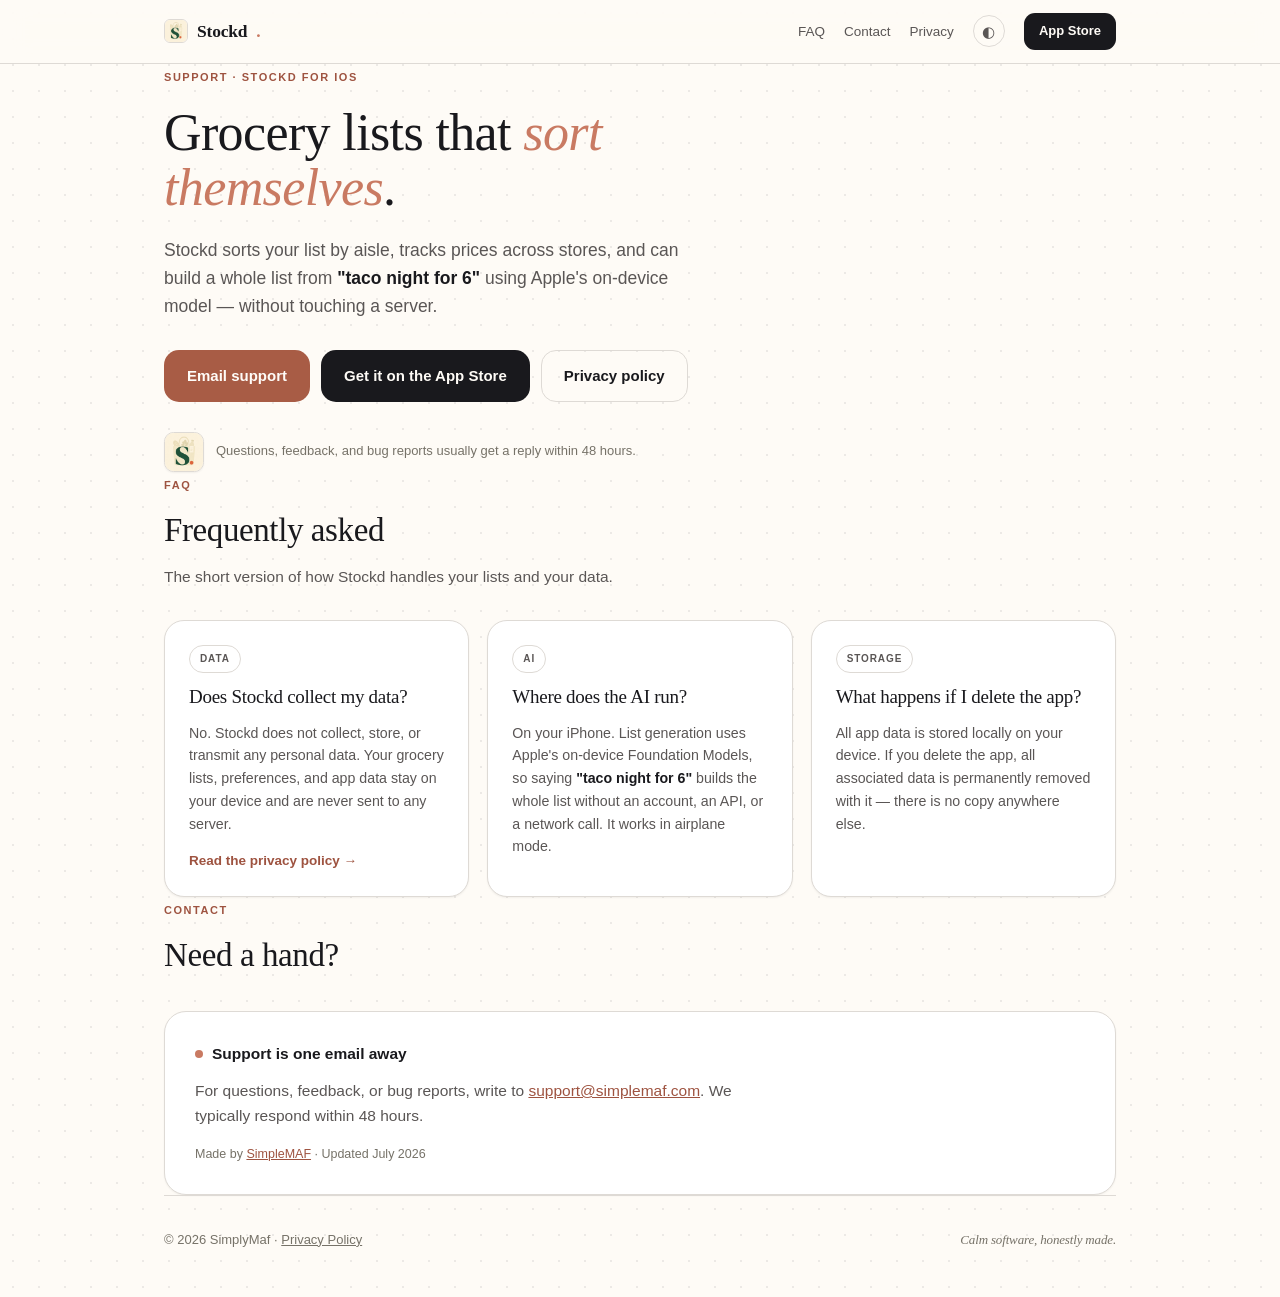
<file: index.html>
<!DOCTYPE html>
<html lang="en">
<head>
<meta charset="UTF-8">
<meta name="viewport" content="width=device-width, initial-scale=1.0">
<title>Stockd · Support</title>
<meta name="description" content="Support and FAQ for Stockd, the grocery app whose lists sort themselves by aisle and track prices across stores. Everything runs on your device.">
<meta name="referrer" content="no-referrer">
<meta name="color-scheme" content="light dark">
<meta name="theme-color" content="#FEFBF6" media="(prefers-color-scheme: light)">
<meta name="theme-color" content="#18181C" media="(prefers-color-scheme: dark)">
<meta property="og:title" content="Stockd · Support">
<meta property="og:description" content="Support and FAQ for the Stockd iOS app. Smart grocery lists, entirely on your device.">
<meta property="og:type" content="website">
<link rel="icon" type="image/png" href="icon.png">
<link rel="apple-touch-icon" href="icon.png">
<link rel="stylesheet" href="shared.css">
<script src="shared.js" defer></script>
</head>
<body>
<nav>
  <div class="nav-inner">
    <a class="nav-name serif" href="#top"><img src="icon.png" alt="" width="24" height="24">Stockd<span class="dot">.</span></a>
    <div class="nav-links">
      <a href="#faq" class="collapse">FAQ</a>
      <a href="#contact" class="collapse">Contact</a>
      <a href="privacy.html">Privacy</a>
      <button id="themeBtn" class="theme-btn" type="button" aria-label="Switch theme" title="Theme: follows your system"><span id="themeIcon">◐</span></button>
      <a class="nav-cta" href="https://apps.apple.com/us/app/stockd-smart-grocery-lists/id6761667432">App&nbsp;Store</a>
    </div>
  </div>
</nav>

<header class="wrap" id="top">
  <span class="eyebrow">Support · Stockd for iOS</span>
  <h1 class="serif">Grocery lists that <em>sort themselves</em>.</h1>
  <p class="lede">Stockd sorts your list by aisle, tracks prices across stores, and can build a whole list from <strong>"taco night for 6"</strong> using Apple's on-device model — without touching a server.</p>
  <div class="btn-row">
    <a class="btn btn-clay" href="mailto:support@simplemaf.com">Email support</a>
    <a class="btn btn-primary" href="https://apps.apple.com/us/app/stockd-smart-grocery-lists/id6761667432">Get it on the App&nbsp;Store</a>
    <a class="btn btn-ghost" href="privacy.html">Privacy policy</a>
  </div>
  <div class="hero-note">
    <img src="icon.png" alt="Stockd app icon" width="40" height="40">
    <span>Questions, feedback, and bug reports usually get a reply within 48 hours.</span>
  </div>
</header>

<!-- ================= FAQ ================= -->
<section id="faq" class="wrap">
  <div class="section-head" data-reveal>
    <span class="eyebrow">FAQ</span>
    <h2 class="serif">Frequently asked</h2>
    <p>The short version of how Stockd handles your lists and your data.</p>
  </div>
  <div class="grid" data-reveal-group>
    <div class="card">
      <span class="chip">Data</span>
      <h3 class="serif">Does Stockd collect my data?</h3>
      <p>No. Stockd does not collect, store, or transmit any personal data. Your grocery lists, preferences, and app data stay on your device and are never sent to any server.</p>
      <a class="applink" href="privacy.html">Read the privacy policy →</a>
    </div>
    <div class="card">
      <span class="chip">AI</span>
      <h3 class="serif">Where does the AI run?</h3>
      <p>On your iPhone. List generation uses Apple's on-device Foundation Models, so saying <b>"taco night for 6"</b> builds the whole list without an account, an API, or a network call. It works in airplane mode.</p>
    </div>
    <div class="card">
      <span class="chip">Storage</span>
      <h3 class="serif">What happens if I delete the app?</h3>
      <p>All app data is stored locally on your device. If you delete the app, all associated data is permanently removed with it — there is no copy anywhere else.</p>
    </div>
  </div>
</section>

<!-- ================= CONTACT ================= -->
<section id="contact" class="wrap">
  <div class="section-head" data-reveal>
    <span class="eyebrow">Contact</span>
    <h2 class="serif">Need a hand?</h2>
  </div>
  <div class="panel" data-reveal>
    <p><span class="pulse"></span><b>Support is one email away</b></p>
    <p style="color:var(--ink2); max-width:68ch; margin-top:12px">For questions, feedback, or bug reports, write to <a href="mailto:support@simplemaf.com" style="color:var(--rust-deep)">support@simplemaf.com</a>. We typically respond within 48 hours.</p>
    <p class="stamp">Made by <a href="https://simplemaf.com">SimpleMAF</a> · Updated July 2026</p>
  </div>
</section>

<div class="wrap">
  <footer>
    <span>© 2026 SimplyMaf · <a href="privacy.html">Privacy Policy</a></span>
    <span class="serif" style="font-style:italic">Calm software, honestly made.</span>
  </footer>
</div>
</body>
</html>
</file>
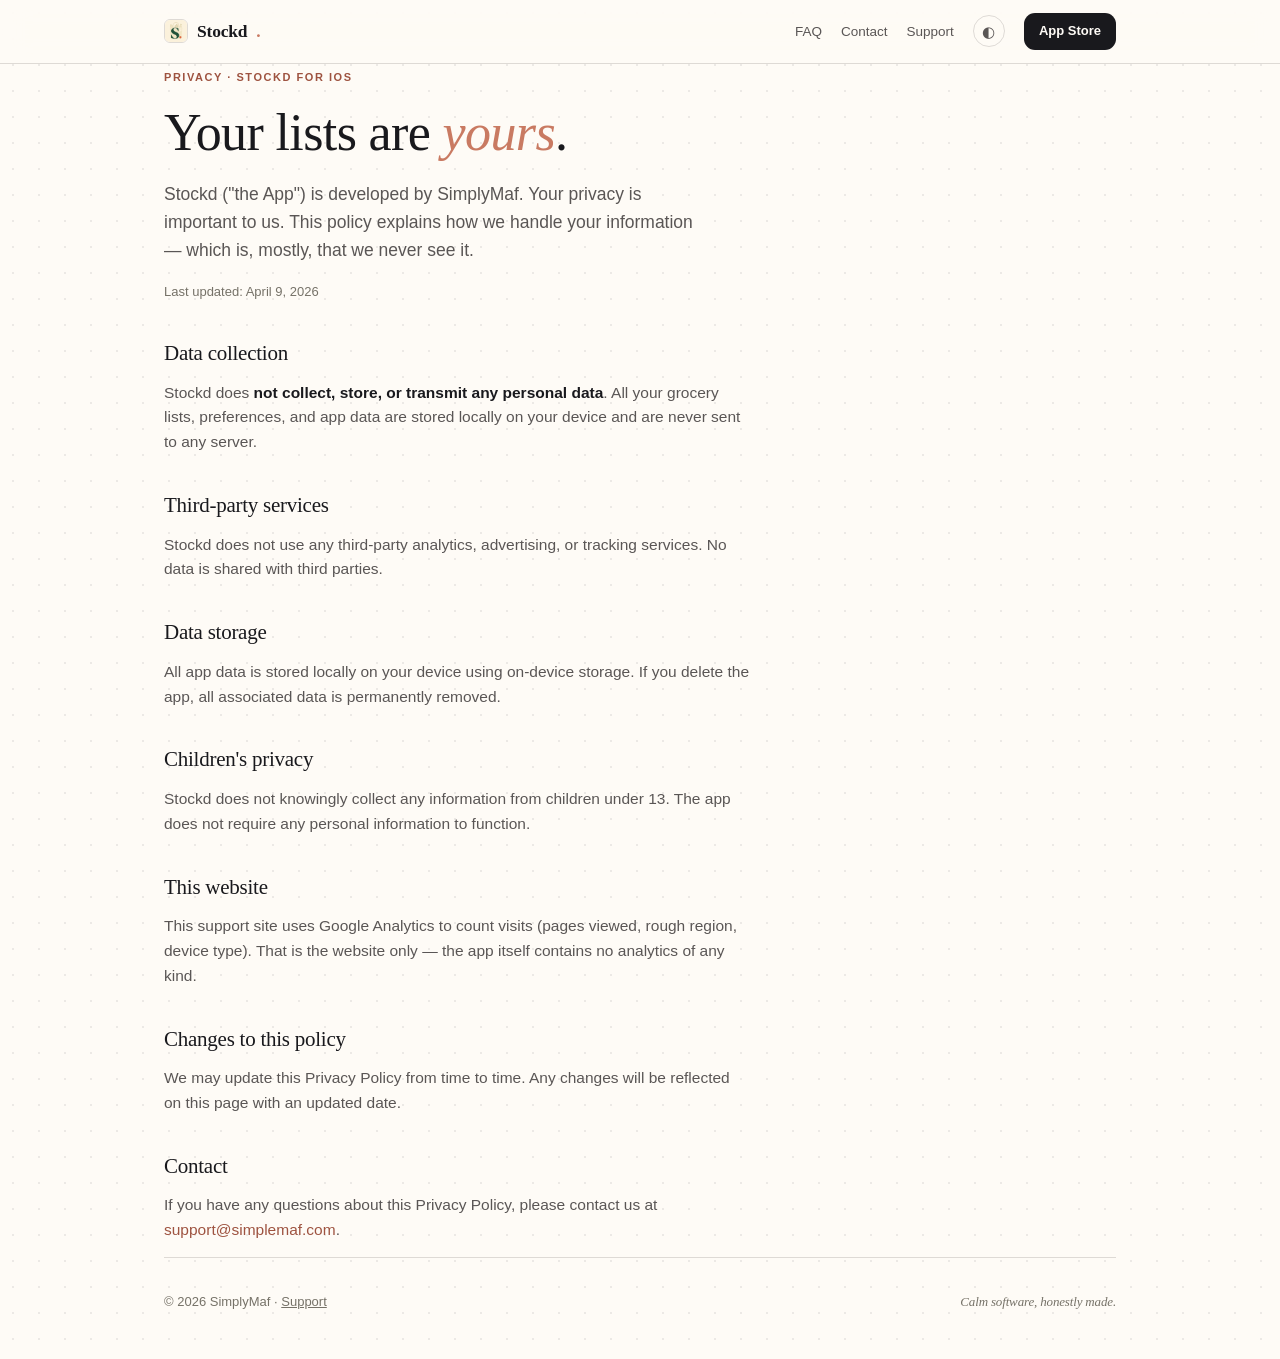
<file: privacy.html>
<!DOCTYPE html>
<html lang="en">
<head>
<meta charset="UTF-8">
<meta name="viewport" content="width=device-width, initial-scale=1.0">
<title>Stockd · Privacy Policy</title>
<meta name="description" content="Stockd privacy policy. No data collected, no third-party services, everything stored on your device.">
<meta name="referrer" content="no-referrer">
<meta name="color-scheme" content="light dark">
<meta name="theme-color" content="#FEFBF6" media="(prefers-color-scheme: light)">
<meta name="theme-color" content="#18181C" media="(prefers-color-scheme: dark)">
<link rel="icon" type="image/png" href="icon.png">
<link rel="apple-touch-icon" href="icon.png">
<link rel="stylesheet" href="shared.css">
<script src="shared.js" defer></script>
</head>
<body>
<nav>
  <div class="nav-inner">
    <a class="nav-name serif" href="index.html"><img src="icon.png" alt="" width="24" height="24">Stockd<span class="dot">.</span></a>
    <div class="nav-links">
      <a href="index.html#faq" class="collapse">FAQ</a>
      <a href="index.html#contact" class="collapse">Contact</a>
      <a href="index.html">Support</a>
      <button id="themeBtn" class="theme-btn" type="button" aria-label="Switch theme" title="Theme: follows your system"><span id="themeIcon">◐</span></button>
      <a class="nav-cta" href="https://apps.apple.com/us/app/stockd-smart-grocery-lists/id6761667432">App&nbsp;Store</a>
    </div>
  </div>
</nav>

<header class="wrap">
  <span class="eyebrow">Privacy · Stockd for iOS</span>
  <h1 class="serif">Your lists are <em>yours</em>.</h1>
  <p class="lede">Stockd ("the App") is developed by SimplyMaf. Your privacy is important to us. This policy explains how we handle your information — which is, mostly, that we never see it.</p>
  <p class="updated" style="margin-top:18px">Last updated: April 9, 2026</p>
</header>

<section class="wrap">
  <div class="prose" data-reveal>
    <h2 class="serif">Data collection</h2>
    <p>Stockd does <strong>not collect, store, or transmit any personal data</strong>. All your grocery lists, preferences, and app data are stored locally on your device and are never sent to any server.</p>

    <h2 class="serif">Third-party services</h2>
    <p>Stockd does not use any third-party analytics, advertising, or tracking services. No data is shared with third parties.</p>

    <h2 class="serif">Data storage</h2>
    <p>All app data is stored locally on your device using on-device storage. If you delete the app, all associated data is permanently removed.</p>

    <h2 class="serif">Children's privacy</h2>
    <p>Stockd does not knowingly collect any information from children under 13. The app does not require any personal information to function.</p>

    <h2 class="serif">This website</h2>
    <p>This support site uses Google Analytics to count visits (pages viewed, rough region, device type). That is the website only — the app itself contains no analytics of any kind.</p>

    <h2 class="serif">Changes to this policy</h2>
    <p>We may update this Privacy Policy from time to time. Any changes will be reflected on this page with an updated date.</p>

    <h2 class="serif">Contact</h2>
    <p>If you have any questions about this Privacy Policy, please contact us at <a href="mailto:support@simplemaf.com">support@simplemaf.com</a>.</p>
  </div>
</section>

<div class="wrap">
  <footer>
    <span>© 2026 SimplyMaf · <a href="index.html">Support</a></span>
    <span class="serif" style="font-style:italic">Calm software, honestly made.</span>
  </footer>
</div>
</body>
</html>
</file>
<file: shared.css>
/* ==========================================================
   Prayer Windows support site — design tokens shared with
   simplemaf.com, themselves lifted from the app's Theme.swift.
   rust = sole accent, olive = good, gold = highlight.
   ========================================================== */
:root, :root[data-theme="light"] {
  --paper:       #FEFBF6;
  --paper-deep:  #F7F3ED;
  --card:        #FFFFFF;
  --well:        #F3F0EB;
  --well-warm:   #EDE7DD;
  --ink:         #19191D;
  --ink2:        #5A5655;
  --ink3:        #767268;
  --hairline:    #DEDAD5;
  --rust:        #C97A62;
  --rust-fill:   #A85C45;
  --rust-deep:   #9E5340;
  --olive:       #6C7259;
  --gold:        #A8842F;
  --twilight:    #4A6B88;
  --on-rust:     #FFFCF8;
  --shadow:      0 1px 2px rgba(25,25,29,.05);
  --shadow-lift: 0 14px 30px rgba(25,25,29,.10);
}
@media (prefers-color-scheme: dark) {
  :root {
    --paper:       #18181C;
    --paper-deep:  #101012;
    --card:        #252429;
    --well:        #202024;
    --well-warm:   #2D2B28;
    --ink:         #F6F3EE;
    --ink2:        #AAA6A5;
    --ink3:        #918E97;
    --hairline:    #3C3A40;
    --rust:        #D48169;
    --rust-fill:   #D48169;
    --rust-deep:   #E09C86;
    --olive:       #9FA789;
    --gold:        #D9AB57;
    --twilight:    #84A6C2;
    --on-rust:     #17161A;
    --shadow:      0 1px 2px rgba(0,0,0,.3);
    --shadow-lift: 0 18px 34px rgba(0,0,0,.4);
  }
}
:root[data-theme="dark"] {
  --paper:       #18181C;
  --paper-deep:  #101012;
  --card:        #252429;
  --well:        #202024;
  --well-warm:   #2D2B28;
  --ink:         #F6F3EE;
  --ink2:        #AAA6A5;
  --ink3:        #918E97;
  --hairline:    #3C3A40;
  --rust:        #D48169;
  --rust-fill:   #D48169;
  --rust-deep:   #E09C86;
  --olive:       #9FA789;
  --gold:        #D9AB57;
  --twilight:    #84A6C2;
  --on-rust:     #17161A;
  --shadow:      0 1px 2px rgba(0,0,0,.3);
  --shadow-lift: 0 18px 34px rgba(0,0,0,.4);
}

*, *::before, *::after { margin: 0; padding: 0; box-sizing: border-box; }
[hidden] { display: none !important; }
html { scroll-behavior: smooth; -webkit-text-size-adjust: 100%; scroll-padding-top: 74px; }
body {
  background: var(--paper); color: var(--ink);
  background-image: radial-gradient(color-mix(in srgb, var(--ink) 8%, transparent) 1px, transparent 1.4px);
  background-size: 26px 26px;
  font-family: -apple-system, BlinkMacSystemFont, "SF Pro Text", "Segoe UI", Roboto, sans-serif;
  font-size: 15.5px; line-height: 1.6;
  -webkit-font-smoothing: antialiased; overflow-x: hidden;
}
.serif {
  font-family: "New York", ui-serif, "Iowan Old Style", Georgia, "Times New Roman", serif;
  letter-spacing: -0.012em;
}
.mono {
  font-family: ui-monospace, "SF Mono", SFMono-Regular, Menlo, Consolas, monospace;
  font-size: .88em; letter-spacing: -0.01em;
}
.wrap { max-width: 1000px; margin: 0 auto; padding: 0 24px; }
a { color: inherit; }
img { max-width: 100%; display: block; }
:focus-visible { outline: 2px solid var(--rust); outline-offset: 3px; border-radius: 6px; }

.eyebrow {
  display: inline-block; font-size: 11px; font-weight: 600;
  letter-spacing: .14em; text-transform: uppercase; color: var(--rust-deep);
}

/* ================= Nav ================= */
nav {
  position: sticky; top: 0; z-index: 60;
  background: color-mix(in srgb, var(--paper) 86%, transparent);
  backdrop-filter: saturate(180%) blur(14px);
  -webkit-backdrop-filter: saturate(180%) blur(14px);
  border-bottom: 1px solid var(--hairline);
}
.nav-inner {
  display: flex; align-items: center; justify-content: space-between; gap: 16px;
  max-width: 1000px; margin: 0 auto; padding: 13px 24px;
}
.nav-name {
  display: inline-flex; align-items: center; gap: 9px;
  font-weight: 600; font-size: 17.5px; text-decoration: none; white-space: nowrap;
}
.nav-name img { width: 24px; height: 24px; border-radius: 6px; border: 1px solid var(--hairline); }
.nav-name .dot { color: var(--rust); }
.nav-links { display: flex; gap: 19px; align-items: center; }
.nav-links a {
  text-decoration: none; font-size: 13.5px; color: var(--ink2);
  transition: color .2s ease; white-space: nowrap;
}
.nav-links a:hover { color: var(--rust-deep); }
.nav-cta {
  font-size: 13px !important; font-weight: 600;
  color: var(--paper) !important; background: var(--ink);
  padding: 8px 15px; border-radius: 11px;
}
.nav-cta:hover { color: var(--paper) !important; opacity: .88; }
.theme-btn {
  display: grid; place-items: center;
  width: 32px; height: 32px; padding: 0; flex-shrink: 0;
  font-family: inherit; font-size: 15px; line-height: 1; cursor: pointer;
  color: var(--ink2); background: transparent;
  border: 1px solid var(--hairline); border-radius: 999px;
  transition: color .2s ease, border-color .2s ease;
}
.theme-btn:hover { color: var(--rust-deep); border-color: var(--ink3); }
@media (max-width: 640px) { .nav-links a.collapse { display: none; } }
@media (max-width: 480px) {
  .nav-inner { padding: 11px 14px; gap: 8px; }
  .nav-links { gap: 11px; }
  .nav-name { font-size: 15.5px; }
  .nav-cta { padding: 7px 12px; }
}

/* ================= Hero ================= */
header { padding: 64px 0 56px; }
h1 {
  font-size: clamp(33px, 5.6vw, 52px);
  font-weight: 500; line-height: 1.07; letter-spacing: -0.022em;
  margin: 16px 0 20px; max-width: 20ch;
}
h1 em { font-style: italic; color: var(--rust); }
.lede { font-size: 17.5px; color: var(--ink2); max-width: 56ch; }
.lede strong { color: var(--ink); font-weight: 600; }
.btn-row { display: flex; gap: 11px; flex-wrap: wrap; margin-top: 30px; }
.btn {
  display: inline-flex; align-items: center; justify-content: center; gap: 8px;
  padding: 13px 22px; border-radius: 15px;
  font-size: 15px; font-weight: 600; text-decoration: none;
  border: 1px solid transparent; cursor: pointer; font-family: inherit;
  transition: transform .18s ease, opacity .18s ease, border-color .18s ease;
}
.btn:active { transform: scale(.975); }
.btn-primary { background: var(--ink); color: var(--paper); }
.btn-primary:hover { opacity: .89; }
.btn-clay { background: var(--rust-fill); color: var(--on-rust); }
.btn-clay:hover { opacity: .91; }
.btn-ghost { border-color: var(--hairline); color: var(--ink); background: transparent; }
.btn-ghost:hover { border-color: var(--ink3); }
.btn-sm { padding: 10px 17px; font-size: 13.5px; border-radius: 12px; }
@media (max-width: 480px) { .btn-row .btn { flex: 1 1 100%; } }

.hero-note { display: flex; align-items: center; gap: 12px; margin-top: 30px; }
.hero-note img {
  width: 40px; height: 40px; border-radius: 9.5px;
  border: 1px solid var(--hairline); box-shadow: var(--shadow);
}
.hero-note span { font-size: 13px; color: var(--ink3); }

/* ================= Sections ================= */
section { padding: 0 0 84px; scroll-margin-top: 68px; }
.section-head { margin-bottom: 30px; max-width: 64ch; }
h2 { font-size: clamp(25px, 3.7vw, 33px); font-weight: 500; letter-spacing: -0.018em; margin-top: 7px; }
.section-head p { color: var(--ink2); margin-top: 9px; }

/* ================= Cards ================= */
.grid { display: grid; grid-template-columns: repeat(auto-fit, minmax(288px, 1fr)); gap: 18px; }
.card {
  background: var(--card); border: 1px solid var(--hairline);
  border-radius: 20px; padding: 24px; box-shadow: var(--shadow);
  display: flex; flex-direction: column; gap: 9px;
  transition: transform .25s ease, box-shadow .25s ease;
}
.card:hover { transform: translateY(-3px); box-shadow: var(--shadow-lift); }
.card h3 { font-size: 19px; font-weight: 500; letter-spacing: -0.014em; }
.card p { font-size: 14.2px; color: var(--ink2); flex: 1; }
.card p b, .card p strong { color: var(--ink); font-weight: 600; }
.card .applink {
  font-size: 13.5px; font-weight: 600; color: var(--rust-deep);
  text-decoration: none; margin-top: 6px; display: inline-block;
}
.card .applink:hover { text-decoration: underline; }
.chip {
  font-size: 10px; font-weight: 700; letter-spacing: .09em; text-transform: uppercase;
  padding: 5px 10px; border-radius: 999px; align-self: flex-start;
  border: 1px solid var(--hairline); color: var(--ink2); white-space: nowrap;
}

/* ================= Panel ================= */
.panel {
  background: var(--card); border: 1px solid var(--hairline);
  border-radius: 22px; padding: 30px; box-shadow: var(--shadow);
}
.pulse {
  display: inline-block; width: 8px; height: 8px; border-radius: 50%;
  background: var(--rust); margin-right: 9px; vertical-align: 1px;
  animation: breathe 4s ease-in-out infinite;
}
@keyframes breathe { 0%,100% { opacity: 1 } 50% { opacity: .3 } }
.stamp { margin-top: 15px; font-size: 12.5px; color: var(--ink3); }
.stamp a { color: var(--rust-deep); }

/* ================= Prose (privacy page) ================= */
.prose { max-width: 68ch; }
.prose h2 { font-size: 21px; margin: 34px 0 10px; }
.prose p, .prose li { color: var(--ink2); margin-bottom: 14px; }
.prose p b, .prose p strong { color: var(--ink); }
.prose ul { padding-left: 22px; }
.prose a { color: var(--rust-deep); text-decoration: none; }
.prose a:hover { text-decoration: underline; }
.updated { color: var(--ink3); font-size: 13px; margin-bottom: 26px; }

/* ================= Footer ================= */
footer {
  border-top: 1px solid var(--hairline); padding: 34px 0 46px;
  display: flex; justify-content: space-between; align-items: center;
  gap: 12px; flex-wrap: wrap; font-size: 13px; color: var(--ink3);
}
footer a { color: var(--ink3); }
footer a:hover { color: var(--rust-deep); }

/* ================= Hero entrance ================= */
@keyframes rise { from { opacity: 0; transform: translateY(24px); } }
html.js header .eyebrow   { animation: rise .7s cubic-bezier(.16,1,.3,1) backwards .05s; }
html.js header h1         { animation: rise .8s cubic-bezier(.16,1,.3,1) backwards .14s; }
html.js header .lede      { animation: rise .8s cubic-bezier(.16,1,.3,1) backwards .24s; }
html.js header .btn-row   { animation: rise .8s cubic-bezier(.16,1,.3,1) backwards .34s; }
html.js header .hero-note { animation: rise .8s cubic-bezier(.16,1,.3,1) backwards .44s; }
html.js header .phone-slot{ animation: rise .9s cubic-bezier(.16,1,.3,1) backwards .3s; }
@media (prefers-reduced-motion: reduce) { html.js header * { animation: none !important; } }

/* ================= Scroll reveals ================= */
html.js [data-reveal] {
  opacity: 0; transform: translateY(26px);
  transition: opacity .8s cubic-bezier(.16, 1, .3, 1) var(--reveal-delay, 0ms),
              transform .8s cubic-bezier(.16, 1, .3, 1) var(--reveal-delay, 0ms);
}
html.js [data-reveal].in { opacity: 1; transform: none; }
@media (prefers-reduced-motion: reduce) {
  html.js [data-reveal] { opacity: 1; transform: none; transition: none; }
  html { scroll-behavior: auto; }
  *, *::before, *::after { animation-duration: .001ms !important; transition-duration: .001ms !important; }
}

@media (max-width: 560px) {
  header { padding: 48px 0 40px; }
  section { padding: 0 0 64px; }
}
</file>
